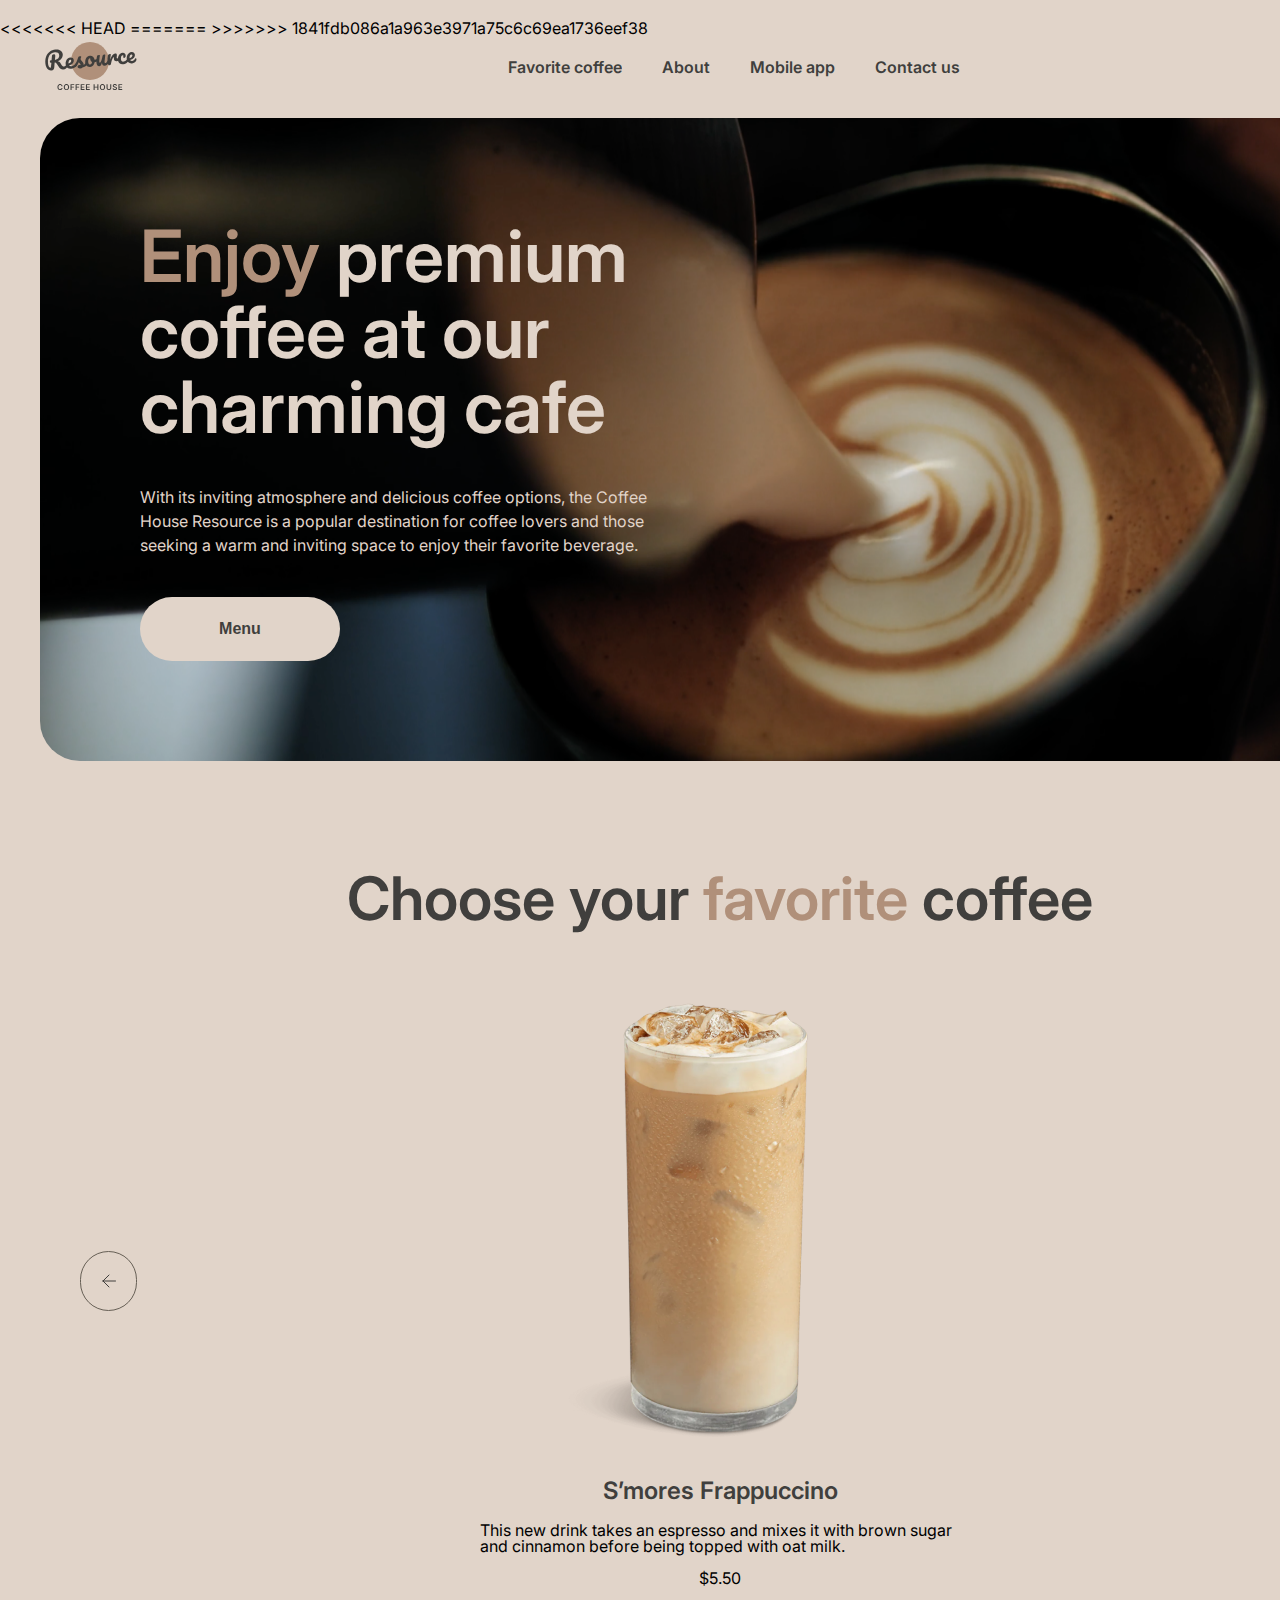
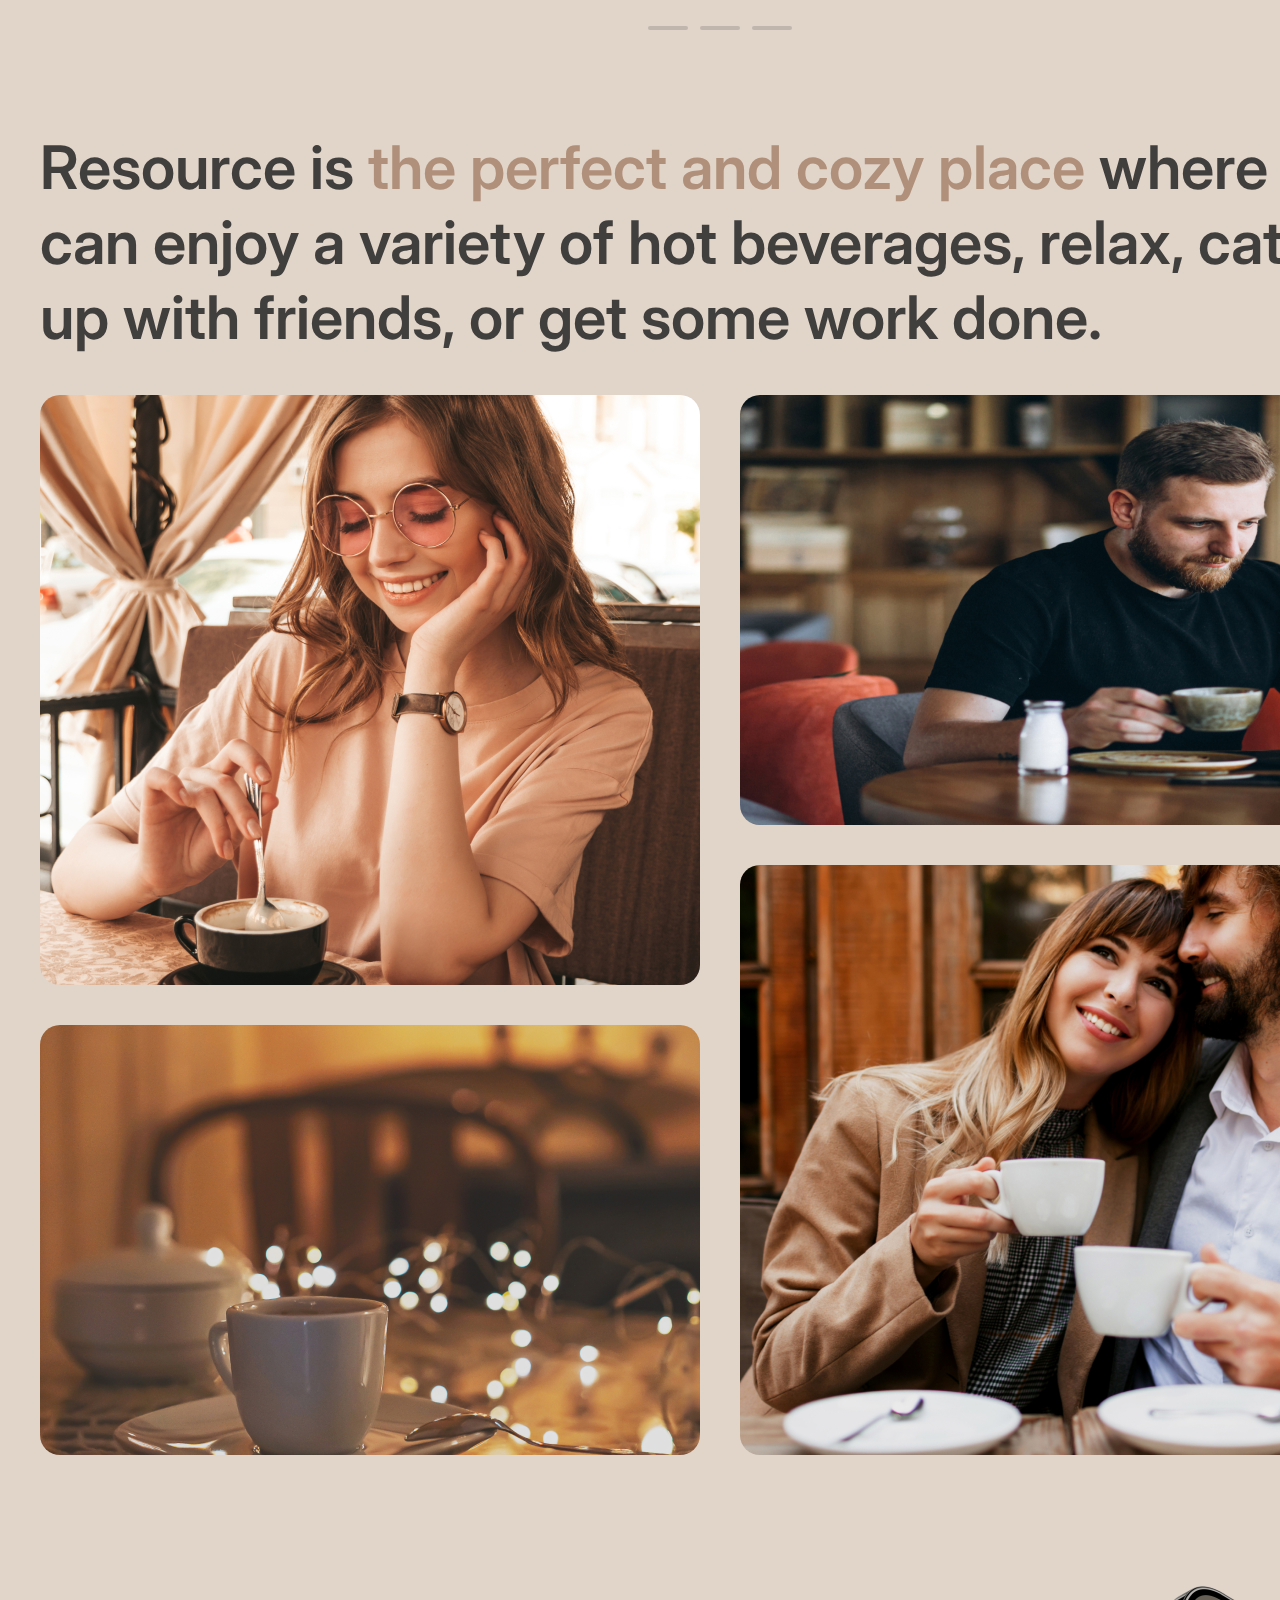
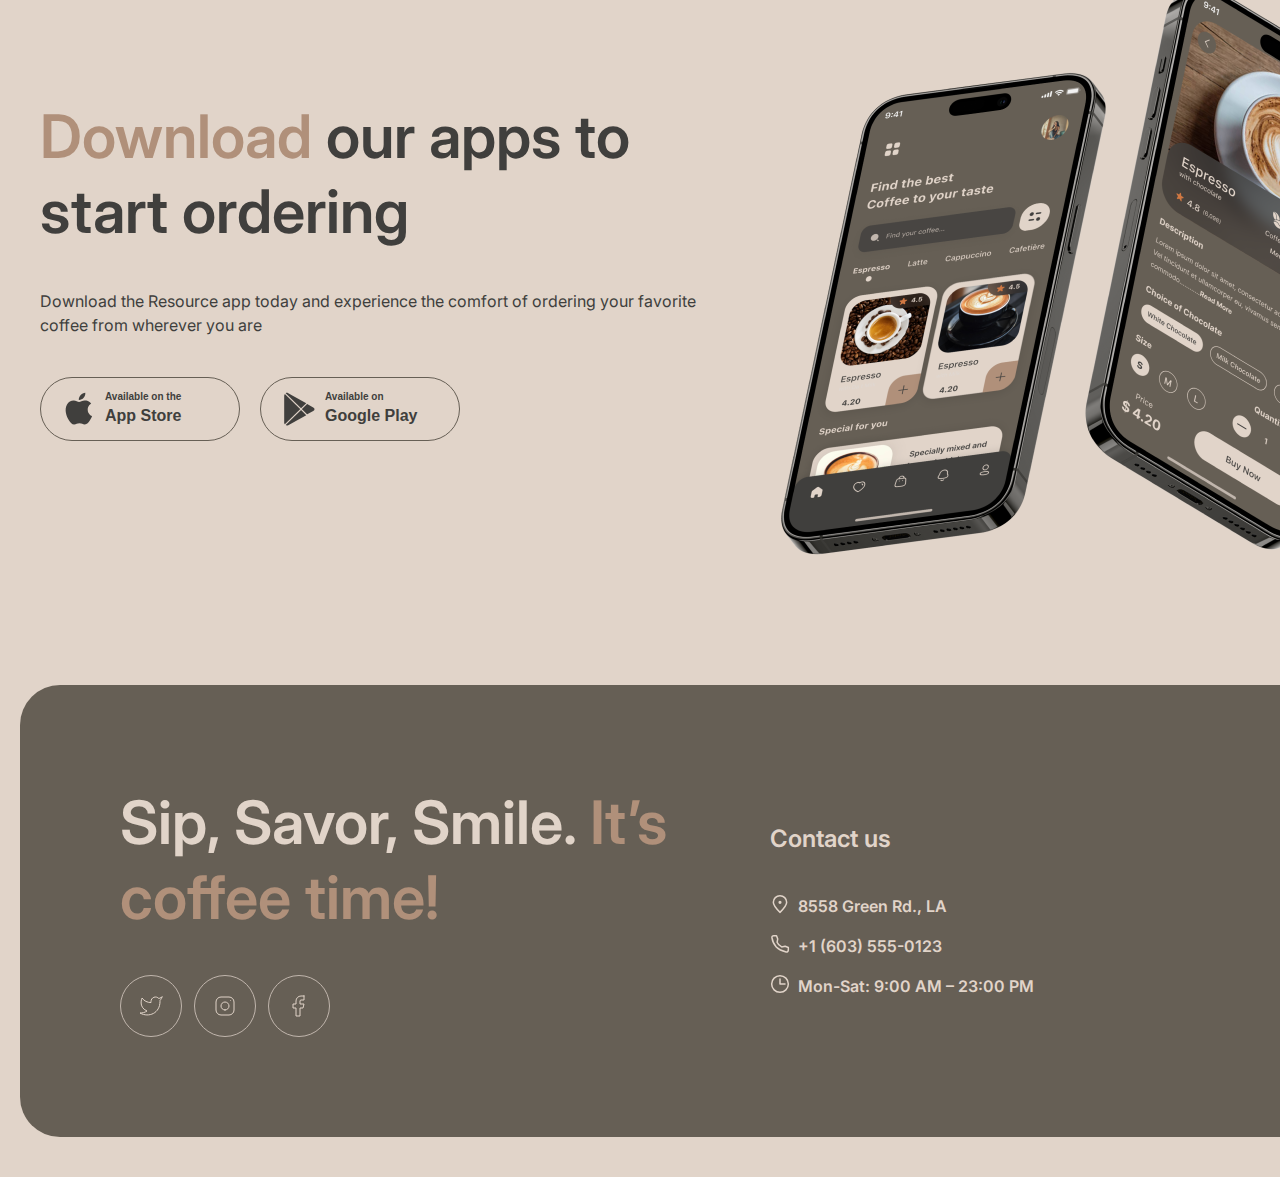
<file: index.html>
<!DOCTYPE html>
<html lang="en">
  <head>
    <meta charset="UTF-8" />
    <meta name="viewport" content="width=device-width, initial-scale=1.0" />
    <title>Coffee-House</title>

    <link rel="preconnect" href="https://fonts.googleapis.com" />
    <link rel="preconnect" href="https://fonts.gstatic.com" crossorigin />
    <link
      href="https://fonts.googleapis.com/css2?family=Inter:wght@400;600&display=swap"
      rel="stylesheet"
    />

<<<<<<< HEAD
    <link rel="stylesheet" href="style.css" />
=======
    <link rel="stylesheet" href="./style.css" />
>>>>>>> 1841fdb086a1a963e3971a75c6c69ea1736eef38
  </head>
  <body>
    <header>
      <div class="container">
        <div class="header-menu">
          <a href="index.html"><img class="logo" src="svg/logo.svg" alt="" /></a>
          <div class="nav">
            <nav>
              <ul class="menu">
                <li>
                  <a class="menu_link" href="#Favorite-coffee"
                    >Favorite coffee</a
                  >
                </li>
                <li><a class="menu_link" href="#About">About</a></li>
                <li><a class="menu_link" href="#Mobile-app">Mobile app</a></li>
                <li><a class="menu_link" href="#footer">Contact us</a></li>
              </ul>
            </nav>
          </div>
          <div class="coffee-menu">
            <div class="menu_link">
              <a href="menu-coffee.html">Menu</a>
              <svg
                xmlns="http://www.w3.org/2000/svg"
                width="20"
                height="20"
                viewBox="0 0 20 20"
                fill="none"
              >
                <path
                  d="M14.166 9.76667V11.6667C14.166 14.8883 11.5543 17.5 8.33268 17.5C5.11102 17.5 2.49935 14.8883 2.49935 11.6667V9.76667C2.49935 9.4353 2.76798 9.16667 3.09935 9.16667H13.566C13.8974 9.16667 14.166 9.4353 14.166 9.76667Z"
                  stroke="#403F3D"
                  stroke-width="1.5"
                  stroke-linecap="round"
                  stroke-linejoin="round"
                />
                <path
                  d="M9.99935 7.49996C9.99935 6.66663 10.5946 5.83329 11.7851 5.83329V5.83329C13.1 5.83329 14.166 4.7673 14.166 3.45234V2.91663"
                  stroke="#403F3D"
                  stroke-width="1.5"
                  stroke-linecap="round"
                  stroke-linejoin="round"
                />
                <path
                  d="M6.66732 7.5V7.08333C6.66732 5.70262 7.78661 4.58333 9.16732 4.58333V4.58333C10.0878 4.58333 10.834 3.83714 10.834 2.91667V2.5"
                  stroke="#403F3D"
                  stroke-width="1.5"
                  stroke-linecap="round"
                  stroke-linejoin="round"
                />
                <path
                  d="M13.334 9.16663H15.4173C16.5679 9.16663 17.5007 10.0994 17.5007 11.25C17.5007 12.4006 16.5679 13.3333 15.4173 13.3333H14.1673"
                  stroke="#403F3D"
                  stroke-width="1.5"
                  stroke-linecap="round"
                  stroke-linejoin="round"
                />
              </svg>
            </div>
          </div>
        </div>
      </div>
      <div class="hero">
        <div class="hero-container">
          <div class="offer">
            <h1 class="main-title">
              <span class="bolt">Enjoy</span> premium coffee at our charming
              cafe
            </h1>
            <p class="text-medium0">
              With its inviting atmosphere and delicious coffee options, the
              Coffee House Resource is a popular destination for coffee lovers
              and those seeking a warm and inviting space to enjoy their
              favorite beverage.
            </p>
            <button class="button-primary">
              <a id="a" href="menu-coffee.html">Menu</a>
              <svg
                xmlns="http://www.w3.org/2000/svg"
                width="20"
                height="20"
                viewBox="0 0 20 20"
                fill="none"
              >
                <path
                  d="M14.167 9.76667V11.6667C14.167 14.8883 11.5553 17.5 8.33366 17.5C5.112 17.5 2.50033 14.8883 2.50033 11.6667V9.76667C2.50033 9.4353 2.76896 9.16667 3.10033 9.16667H13.567C13.8984 9.16667 14.167 9.4353 14.167 9.76667Z"
                  stroke="#403F3D"
                  stroke-width="1.5"
                  stroke-linecap="round"
                  stroke-linejoin="round"
                />
                <path
                  d="M10.0003 7.50008C10.0003 6.66675 10.5956 5.83341 11.786 5.83341V5.83341C13.101 5.83341 14.167 4.76743 14.167 3.45246V2.91675"
                  stroke="#403F3D"
                  stroke-width="1.5"
                  stroke-linecap="round"
                  stroke-linejoin="round"
                />
                <path
                  d="M6.66634 7.5V7.08333C6.66634 5.70262 7.78563 4.58333 9.16634 4.58333V4.58333C10.0868 4.58333 10.833 3.83714 10.833 2.91667V2.5"
                  stroke="#403F3D"
                  stroke-width="1.5"
                  stroke-linecap="round"
                  stroke-linejoin="round"
                />
                <path
                  d="M13.333 9.16675H15.4163C16.5669 9.16675 17.4997 10.0995 17.4997 11.2501C17.4997 12.4007 16.5669 13.3334 15.4163 13.3334H14.1663"
                  stroke="#403F3D"
                  stroke-width="1.5"
                  stroke-linecap="round"
                  stroke-linejoin="round"
                />
              </svg>
            </button>
          </div>
        </div>
      </div>
    </header>
    <main>
      <section id="Favorite-coffee" class="favorite-coffee">
        <div class="container">
          <h2>Choose your <span class="bolt">favorite</span> coffee</h2>
          <div class="container-slider">
            <button class="icon-button">
              <svg
                xmlns="http://www.w3.org/2000/svg"
                width="24"
                height="24"
                viewBox="0 0 24 24"
                fill="none"
              >
                <path
                  d="M18.5 12H6M6 12L12 6M6 12L12 18"
                  stroke="#403F3D"
                  stroke-linecap="round"
                  stroke-linejoin="round"
                />
              </svg>
            </button>
            <div class="slider">
              <div class="content">
                <img src="img/coffee-slider-1.png" alt="" />
                <div class="description0">
                  <h3 class="text-heading3">S’mores Frappuccino</h3>
                  <p class="text-medium">
                    This new drink takes an espresso and mixes it with brown
                    sugar and cinnamon before being topped with oat milk.
                  </p>
                  <p>$5.50</p>
                </div>
              </div>
            </div>
            <button class="icon-button">
              <svg
                xmlns="http://www.w3.org/2000/svg"
                width="24"
                height="24"
                viewBox="0 0 24 24"
                fill="none"
              >
                <path
                  d="M6 12H18.5M18.5 12L12.5 6M18.5 12L12.5 18"
                  stroke="#403F3D"
                  stroke-linecap="round"
                  stroke-linejoin="round"
                />
              </svg>
            </button>
          </div>
        </div>
        <div class="controls">
          <button class="control"></button>
          <button class="control"></button>
          <button class="control"></button>
        </div>
      </section>
      <section id="About" class="about">
        <div class="container">
          <h2>
            Resource is
            <span class="bolt">the perfect and cozy place</span> where you can
            enjoy a variety of hot beverages, relax, catch up with friends, or
            get some work done.
          </h2>
          <div class="images">
            <div class="column">
              <img class="img-about" src="img/about/about-1.png" alt="" />
              <img class="img-about" src="img/about/about-2.png" alt="" />
            </div>
            <div class="column">
              <img
                height="430"
                width="660"
                class="img-about"
                src="img/about/about-3.png"
                alt=""
              />
              <img class="img-about" src="img/about/about-4.png" alt="" />
            </div>
          </div>
        </div>
      </section>
      <section id="Mobile-app" class="mobile-app">
        <div class="container1">
          <div class="offer1">
            <h2>
              <span class="bolt">Download</span> our apps to start ordering
            </h2>
            <p class="medium">
              Download the Resource app today and experience the comfort of
              ordering your favorite coffee from wherever you are
            </p>
            <div class="buttons">
              <button class="button-app-store">
                <svg
                  xmlns="http://www.w3.org/2000/svg"
                  width="36"
                  height="36"
                  viewBox="0 0 36 36"
                  fill="none"
                >
                  <path
                    d="M26.7073 18.6307C26.6704 14.6324 30.065 12.6872 30.2203 12.5966C28.2977 9.86366 25.3178 9.49026 24.2707 9.46048C21.7679 9.20369 19.3403 10.9206 18.0654 10.9206C16.765 10.9206 14.8017 9.48529 12.6858 9.52747C9.96293 9.56841 7.41566 11.1055 6.0186 13.4923C3.13542 18.359 5.28572 25.5108 8.04802 29.4446C9.42981 31.3712 11.0444 33.5223 13.1578 33.4466C15.2254 33.3635 15.9978 32.1614 18.4929 32.1614C20.9651 32.1614 21.6903 33.4466 23.8457 33.3983C26.0647 33.3635 27.4618 31.463 28.7952 29.519C30.392 27.3108 31.0333 25.1362 31.0588 25.0245C31.0066 25.0071 26.7493 23.4229 26.7073 18.6307Z"
                    fill="#403F3D"
                  />
                  <path
                    d="M22.6357 6.87268C23.7477 5.51675 24.5086 3.67205 24.2974 1.80005C22.6879 1.86952 20.675 2.88554 19.5159 4.21169C18.4903 5.38029 17.5742 7.29571 17.8109 9.097C19.6189 9.2285 21.4753 8.20752 22.6357 6.87268Z"
                    fill="#403F3D"
                  />
                </svg>
                <span class="text">
                  <span class="caption">Available on the</span>
                  <spawn class="link-button">App Store</spawn></span
                ></button
              ><button class="button-app-store">
                <svg
                  xmlns="http://www.w3.org/2000/svg"
                  width="36"
                  height="36"
                  viewBox="0 0 36 36"
                  fill="none"
                >
                  <path
                    d="M3.7558 3.20297C3.39335 3.57289 3.18359 4.14884 3.18359 4.89471V31.4994C3.18359 32.2453 3.39335 32.8212 3.7558 33.1911L3.84525 33.2723L19.1359 18.37V18.0181L3.84525 3.11575L3.7558 3.20297Z"
                    fill="#403F3D"
                  />
                  <path
                    d="M26.0776 23.34L20.9863 18.37V18.0181L26.0837 13.0482L26.1979 13.1128L32.2345 16.4617C33.9573 17.4121 33.9573 18.976 32.2345 19.9324L26.1979 23.2753L26.0776 23.34Z"
                    fill="#403F3D"
                  />
                  <path
                    d="M25.2733 24.2007L20.0617 19.1195L4.68164 34.1166C5.25384 34.7031 6.18695 34.7737 7.24807 34.1873L25.2733 24.2007Z"
                    fill="#403F3D"
                  />
                  <path
                    d="M25.2733 12.1876L7.24807 2.20103C6.18695 1.62058 5.25384 1.69125 4.68164 2.27772L20.0617 17.2688L25.2733 12.1876Z"
                    fill="#403F3D"
                  />
                </svg>
                <span class="text">
                  <span class="caption">Available on</span>
                  <spawn class="link-button">Google Play</spawn>
                </span>
              </button>
            </div>
          </div>
          <img src="img/mobile-screens.png" alt="" />
        </div>
      </section>
      <footer id="footer" class="contacts">
        <div class="container-footer">
          <div class="offer-cont">
            <h2 class="text-footer">
              Sip, Savor, Smile.
              <span class="text-footer-bolt">It’s coffee time!</span>
            </h2>
            <div class="socials">
              <a target="_blank" class="icon" href="">
                <svg
                  xmlns="http://www.w3.org/2000/svg"
                  width="24"
                  height="24"
                  viewBox="0 0 24 24"
                  fill="none"
                >
                  <path
                    d="M23 3.01006C23 3.01006 20.9821 4.20217 19.86 4.54006C19.2577 3.84757 18.4573 3.35675 17.567 3.13398C16.6767 2.91122 15.7395 2.96725 14.8821 3.29451C14.0247 3.62177 13.2884 4.20446 12.773 4.96377C12.2575 5.72309 11.9877 6.62239 12 7.54006V8.54006C10.2426 8.58562 8.50127 8.19587 6.93101 7.4055C5.36074 6.61513 4.01032 5.44869 3 4.01006C3 4.01006 -1 13.0101 8 17.0101C5.94053 18.408 3.48716 19.109 1 19.0101C10 24.0101 21 19.0101 21 7.51006C20.9991 7.23151 20.9723 6.95365 20.92 6.68006C21.9406 5.67355 23 3.01006 23 3.01006Z"
                    stroke="#E1D4C9"
                    stroke-linecap="round"
                    stroke-linejoin="round"
                  />
                </svg>
              </a>
              <a target="_blank" class="icon" href="">
                <svg
                  xmlns="http://www.w3.org/2000/svg"
                  width="24"
                  height="24"
                  viewBox="0 0 24 24"
                  fill="none"
                >
                  <path
                    d="M12 16C14.2091 16 16 14.2091 16 12C16 9.79086 14.2091 8 12 8C9.79086 8 8 9.79086 8 12C8 14.2091 9.79086 16 12 16Z"
                    stroke="#E1D4C9"
                    stroke-linecap="round"
                    stroke-linejoin="round"
                  />
                  <path
                    d="M3 16V8C3 5.23858 5.23858 3 8 3H16C18.7614 3 21 5.23858 21 8V16C21 18.7614 18.7614 21 16 21H8C5.23858 21 3 18.7614 3 16Z"
                    stroke="#E1D4C9"
                  />
                  <path
                    d="M17.5 6.51L17.51 6.49889"
                    stroke="#E1D4C9"
                    stroke-linecap="round"
                    stroke-linejoin="round"
                  />
                </svg>
              </a>
              <a target="_blank" class="icon" href="">
                <svg
                  xmlns="http://www.w3.org/2000/svg"
                  width="24"
                  height="24"
                  viewBox="0 0 24 24"
                  fill="none"
                >
                  <path
                    d="M17 2H14C12.6739 2 11.4021 2.52678 10.4645 3.46447C9.52678 4.40215 9 5.67392 9 7V10H6V14H9V22H13V14H16L17 10H13V7C13 6.73478 13.1054 6.48043 13.2929 6.29289C13.4804 6.10536 13.7348 6 14 6H17V2Z"
                    stroke="#E1D4C9"
                    stroke-linecap="round"
                    stroke-linejoin="round"
                  />
                </svg>
              </a>
            </div>
          </div>
          <div class="contacts-info">
            <h3 class="heading3">Contact us</h3>
            <div class="contacts-block">
              <div class="link-item">
                <div id="menu_link-footer" class="menu_link">
                  <svg
                    xmlns="http://www.w3.org/2000/svg"
                    width="20"
                    height="20"
                    viewBox="0 0 20 20"
                    fill="none"
                  >
                    <path
                      d="M16.6663 8.33329C16.6663 12.0152 9.99967 18.3333 9.99967 18.3333C9.99967 18.3333 3.33301 12.0152 3.33301 8.33329C3.33301 4.65139 6.31778 1.66663 9.99967 1.66663C13.6816 1.66663 16.6663 4.65139 16.6663 8.33329Z"
                      stroke="#E1D4C9"
                      stroke-width="1.5"
                    />
                    <path
                      d="M10.0003 9.16667C10.4606 9.16667 10.8337 8.79357 10.8337 8.33333C10.8337 7.8731 10.4606 7.5 10.0003 7.5C9.54009 7.5 9.16699 7.8731 9.16699 8.33333C9.16699 8.79357 9.54009 9.16667 10.0003 9.16667Z"
                      fill="#E1D4C9"
                      stroke="#E1D4C9"
                      stroke-width="1.5"
                      stroke-linecap="round"
                      stroke-linejoin="round"
                    />
                  </svg>
                  <a
                    class="link-button-footer"
                    href="https://www.google.com/maps/search/8558+Green+Rd.,++LA/@34.020479,-118.4117325,10z"
                  >
                    8558 Green Rd., LA
                  </a>
                </div>
              </div>
              <div class="link-item">
                <div id="menu_link-footer" class="menu_link">
                  <svg
                    xmlns="http://www.w3.org/2000/svg"
                    width="20"
                    height="20"
                    viewBox="0 0 20 20"
                    fill="none"
                  >
                    <path
                      d="M15.0984 12.2516L11.6665 12.9166C9.34845 11.7531 7.91654 10.4166 7.08321 8.33329L7.72483 4.89154L6.51197 1.66663L3.72946 1.66663C2.60191 1.66663 1.71466 2.59958 1.90108 3.71161C2.29888 6.08454 3.37231 10.0391 6.24987 12.9166C9.27338 15.9401 13.5661 17.3318 16.1378 17.9288C17.299 18.1983 18.3332 17.2908 18.3332 16.0988L18.3332 13.4843L15.0984 12.2516Z"
                      stroke="#E1D4C9"
                      stroke-width="1.5"
                      stroke-linecap="round"
                      stroke-linejoin="round"
                    />
                  </svg>
                  <a
                    class="link-button-footer"
                    href="tell:+1%20(603)%20555-0123"
                  >
                    +1 (603) 555-0123
                  </a>
                </div>
              </div>
              <div class="link">
                <svg
                  xmlns="http://www.w3.org/2000/svg"
                  width="20"
                  height="20"
                  viewBox="0 0 20 20"
                  fill="none"
                >
                  <g clip-path="url(#clip0_217_1736)">
                    <path
                      d="M10 5L10 10L15 10"
                      stroke="#E1D4C9"
                      stroke-width="1.5"
                      stroke-linecap="round"
                      stroke-linejoin="round"
                    />
                    <path
                      d="M10.0003 18.3333C14.6027 18.3333 18.3337 14.6023 18.3337 9.99996C18.3337 5.39759 14.6027 1.66663 10.0003 1.66663C5.39795 1.66663 1.66699 5.39759 1.66699 9.99996C1.66699 14.6023 5.39795 18.3333 10.0003 18.3333Z"
                      stroke="#E1D4C9"
                      stroke-width="1.5"
                      stroke-linecap="round"
                      stroke-linejoin="round"
                    />
                  </g>
                  <defs>
                    <clipPath id="clip0_217_1736">
                      <rect width="20" height="20" fill="white" />
                    </clipPath>
                  </defs>
                </svg>
                <p class="link-button-footer">Mon-Sat: 9:00 AM – 23:00 PM</p>
              </div>
            </div>
          </div>
        </div>
      </footer>
    </main>
  </body>
</html>
</file>
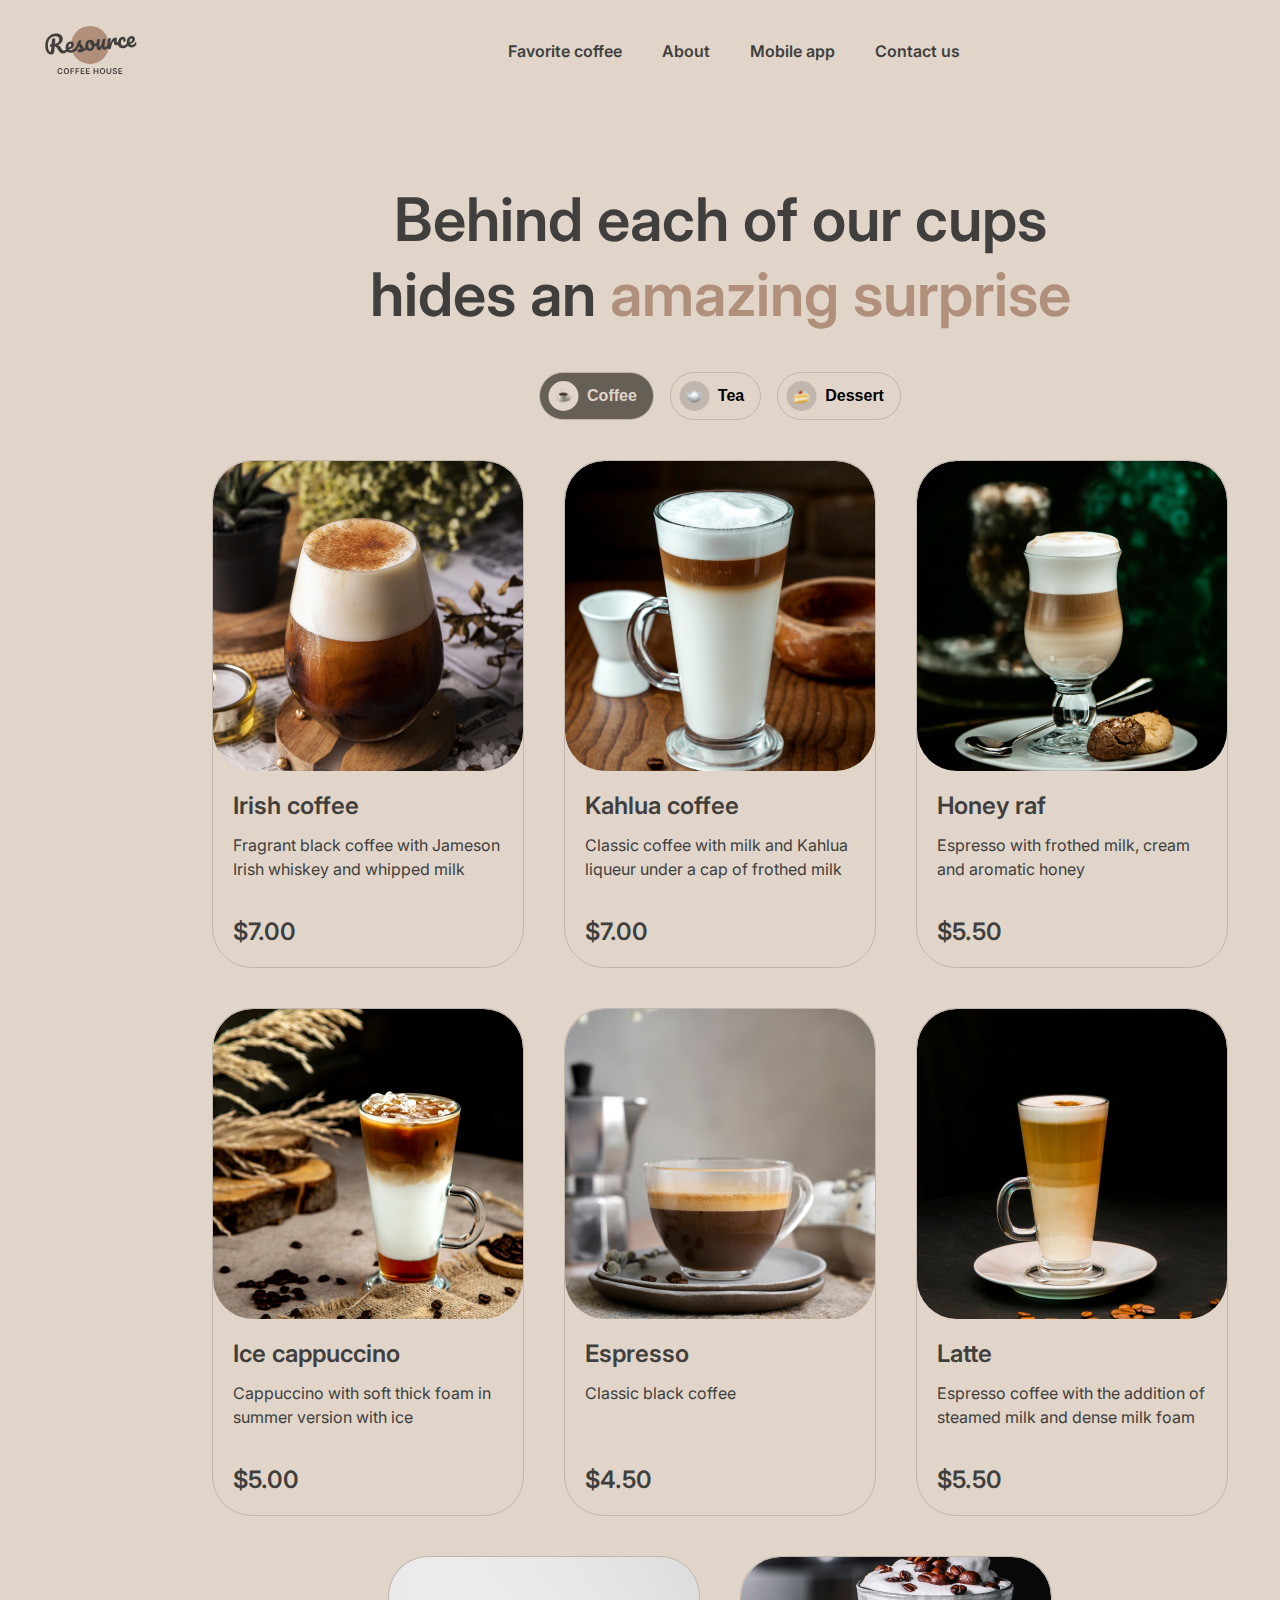
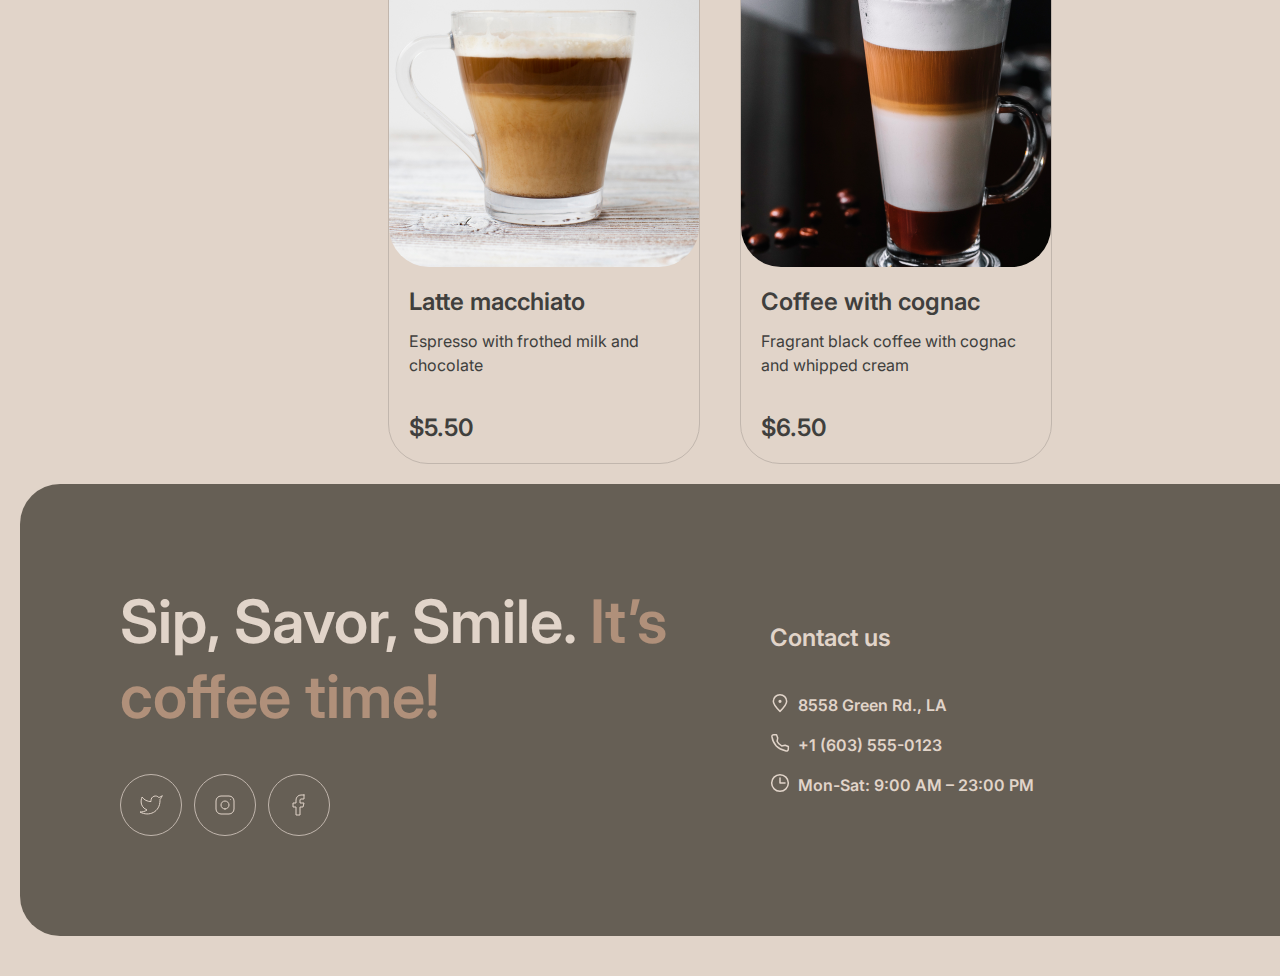
<file: menu-coffee.html>
<!DOCTYPE html>
<html lang="en">
  <head>
    <meta charset="UTF-8" />
    <meta name="viewport" content="width=device-width, initial-scale=1.0" />
    <title>Coffee-House</title>

    <link rel="preconnect" href="https://fonts.googleapis.com" />
    <link rel="preconnect" href="https://fonts.gstatic.com" crossorigin />
    <link
      href="https://fonts.googleapis.com/css2?family=Inter:wght@400;600&display=swap"
      rel="stylesheet"
    />

    <link rel="stylesheet" href="style.css" />
  </head>
  <body>
    <header>
      <div class="container">
        <div class="header-menu">
          <a href="index.html"
            ><img class="logo" src="svg/logo.svg" alt=""
          /></a>
          <div class="nav">
            <nav>
              <ul class="menu">
                <li>
                  <a class="menu_link" href="#Favorite-coffee"
                    >Favorite coffee</a
                  >
                </li>
                <li><a class="menu_link" href="#About">About</a></li>
                <li><a class="menu_link" href="#Mobile-app">Mobile app</a></li>
                <li><a class="menu_link" href="#footer">Contact us</a></li>
              </ul>
            </nav>
          </div>
          <div class="coffee-menu">
            <div id="menu_link" class="menu_link">
              <a id="a" href="menu-coffee.html" class="menu_link">Menu</a>
              <svg
                xmlns="http://www.w3.org/2000/svg"
                width="20"
                height="20"
                viewBox="0 0 20 20"
                fill="none"
              >
                <path
                  d="M14.166 9.76667V11.6667C14.166 14.8883 11.5543 17.5 8.33268 17.5C5.11102 17.5 2.49935 14.8883 2.49935 11.6667V9.76667C2.49935 9.4353 2.76798 9.16667 3.09935 9.16667H13.566C13.8974 9.16667 14.166 9.4353 14.166 9.76667Z"
                  stroke="#403F3D"
                  stroke-width="1.5"
                  stroke-linecap="round"
                  stroke-linejoin="round"
                />
                <path
                  d="M9.99935 7.49996C9.99935 6.66663 10.5946 5.83329 11.7851 5.83329V5.83329C13.1 5.83329 14.166 4.7673 14.166 3.45234V2.91663"
                  stroke="#403F3D"
                  stroke-width="1.5"
                  stroke-linecap="round"
                  stroke-linejoin="round"
                />
                <path
                  d="M6.66732 7.5V7.08333C6.66732 5.70262 7.78661 4.58333 9.16732 4.58333V4.58333C10.0878 4.58333 10.834 3.83714 10.834 2.91667V2.5"
                  stroke="#403F3D"
                  stroke-width="1.5"
                  stroke-linecap="round"
                  stroke-linejoin="round"
                />
                <path
                  d="M13.334 9.16663H15.4173C16.5679 9.16663 17.5007 10.0994 17.5007 11.25C17.5007 12.4006 16.5679 13.3333 15.4173 13.3333H14.1673"
                  stroke="#403F3D"
                  stroke-width="1.5"
                  stroke-linecap="round"
                  stroke-linejoin="round"
                />
              </svg>
            </div>
          </div>
        </div>
      </div>
    </header>
    <main class="main">
      <section class="menu-coffee">
        <div class="menu-container">
          <div class="offer-menu">
            <h2 id="main-title">
              Behind each of our cups hides an
              <span class="bolt">amazing surprise</span>
            </h2>
            <div class="tabs">
              <button id="tabs-btn" class="tabs-btn">
                <svg
                  width="31"
                  height="30"
                  viewBox="0 0 31 30"
                  fill="none"
                  xmlns="http://www.w3.org/2000/svg"
                  xmlns:xlink="http://www.w3.org/1999/xlink"
                >
                  <rect x="0.5" width="30" height="30" rx="15" fill="#e1d4c9" />
                  <path
                    d="M7.5 23.12H23.5V7.12H7.5V23.12Z"
                    fill="url(#pattern0)"
                  />
                  <defs>
                    <pattern
                      id="pattern0"
                      patternContentUnits="objectBoundingBox"
                      width="1"
                      height="1"
                    >
                      <use
                        xlink:href="#image0_20338_2389"
                        transform="scale(0.015625)"
                      />
                    </pattern>
                    <image
                      id="image0_20338_2389"
                      width="64"
                      height="64"
                      xlink:href="[data-uri]"
                    />
                  </defs>
                </svg>
                <span class="link-button">Coffee</span></button
              ><button class="tabs-btn">
                <svg
                  width="31"
                  height="30"
                  viewBox="0 0 31 30"
                  fill="none"
                  xmlns="http://www.w3.org/2000/svg"
                  xmlns:xlink="http://www.w3.org/1999/xlink"
                >
                  <rect x="0.5" width="30" height="30" rx="15" fill="#C1B6AD" />
                  <path
                    d="M7.5 23.12H23.5V7.12H7.5V23.12Z"
                    fill="url(#pattern5)"
                  />
                  <defs>
                    <pattern
                      id="pattern5"
                      patternContentUnits="objectBoundingBox"
                      width="1"
                      height="1"
                    >
                      <use
                        xlink:href="#image0_20338_2771"
                        transform="scale(0.015625)"
                      />
                    </pattern>
                    <image
                      id="image0_20338_2771"
                      width="64"
                      height="64"
                      xlink:href="[data-uri]"
                    />
                  </defs>
                </svg>
                <span class="link-button"> Tea</span></button
              ><button class="tabs-btn">
                <svg
                  width="31"
                  height="30"
                  viewBox="0 0 31 30"
                  fill="none"
                  xmlns="http://www.w3.org/2000/svg"
                  xmlns:xlink="http://www.w3.org/1999/xlink"
                >
                  <rect x="0.5" width="30" height="30" rx="15" fill="#C1B6AD" />
                  <path
                    d="M7.5 23.12H23.5V7.12H7.5V23.12Z"
                    fill="url(#pattern3)"
                  />
                  <defs>
                    <pattern
                      id="pattern3"
                      patternContentUnits="objectBoundingBox"
                      width="1"
                      height="1"
                    >
                      <use
                        xlink:href="#image0_20338_2379"
                        transform="scale(0.015625)"
                      />
                    </pattern>
                    <image
                      id="image0_20338_2379"
                      width="64"
                      height="64"
                      xlink:href="[data-uri]"
                    />
                  </defs>
                </svg>
                <span class="link-button">Dessert</span>
              </button>
            </div>
          </div>
          <div class="grid">
            <div class="preview">
              <img class="box" src="png-menu-coffee/coffee-1.png" alt="" />
              <div class="description">
                <div class="title">
                  <h3 class="heading3-coffee">Irish coffee</h3>
                  <p class="medium">
                    Fragrant black coffee with Jameson Irish whiskey and whipped
                    milk
                  </p>
                </div>
                <h3 class="heading3-coffee">$7.00</h3>
              </div>
            </div>
            <div class="preview">
              <img class="box" src="png-menu-coffee/coffee-2.png" alt="" />
              <div class="description">
                <div class="title">
                  <h3 class="heading3-coffee">Kahlua coffee</h3>
                  <p class="medium">
                    Classic coffee with milk and Kahlua liqueur under a cap of
                    frothed milk
                  </p>
                </div>
                <h3 class="heading3-coffee">$7.00</h3>
              </div>
            </div>
            <div class="preview">
              <img class="box" src="png-menu-coffee/coffee-3.png" alt="" />
              <div class="description">
                <div class="title">
                  <h3 class="heading3-coffee">Honey raf</h3>
                  <p class="medium">
                    Espresso with frothed milk, cream and aromatic honey
                  </p>
                </div>
                <h3 class="heading3-coffee">$5.50</h3>
              </div>
            </div>
            <div class="preview">
              <img class="box" src="png-menu-coffee/coffee-4.png" alt="" />
              <div class="description">
                <div class="title">
                  <h3 class="heading3-coffee">Ice cappuccino</h3>
                  <p class="medium">
                    Cappuccino with soft thick foam in summer version with ice
                  </p>
                </div>
                <h3 class="heading3-coffee">$5.00</h3>
              </div>
            </div>
            <div class="preview">
              <img class="box" src="png-menu-coffee/coffee-5.png" alt="" />
              <div class="description">
                <div class="title">
                  <h3 class="heading3-coffee">Espresso</h3>
                  <p class="medium">Classic black coffee</p>
                </div>
                <h3 class="heading3-coffee">$4.50</h3>
              </div>
            </div>
            <div class="preview">
              <img class="box" src="png-menu-coffee/coffee-6.png" alt="" />
              <div class="description">
                <div class="title">
                  <h3 class="heading3-coffee">Latte</h3>
                  <p class="medium">
                    Espresso coffee with the addition of steamed milk and dense
                    milk foam
                  </p>
                </div>
                <h3 class="heading3-coffee">$5.50</h3>
              </div>
            </div>
            <div class="preview">
              <img class="box" src="png-menu-coffee/coffee-7.png" alt="" />
              <div class="description">
                <div class="title">
                  <h3 class="heading3-coffee">Latte macchiato</h3>
                  <p class="medium">Espresso with frothed milk and chocolate</p>
                </div>
                <h3 class="heading3-coffee">$5.50</h3>
              </div>
            </div>
            <div class="preview">
              <img class="box" src="png-menu-coffee/coffee-8.png" alt="" />
              <div class="description">
                <div class="title">
                  <h3 class="heading3-coffee">Coffee with cognac</h3>
                  <p class="medium">
                    Fragrant black coffee with cognac and whipped cream
                  </p>
                </div>
                <h3 class="heading3-coffee">$6.50</h3>
              </div>
            </div>
          </div>
        </div>
      </section>
      <footer id="footer" class="contacts">
        <div class="container-footer">
          <div class="offer-cont">
            <h2 class="text-footer">
              Sip, Savor, Smile.
              <span class="text-footer-bolt">It’s coffee time!</span>
            </h2>
            <div class="socials">
              <a target="_blank" class="icon" href="">
                <svg
                  xmlns="http://www.w3.org/2000/svg"
                  width="24"
                  height="24"
                  viewBox="0 0 24 24"
                  fill="none"
                >
                  <path
                    d="M23 3.01006C23 3.01006 20.9821 4.20217 19.86 4.54006C19.2577 3.84757 18.4573 3.35675 17.567 3.13398C16.6767 2.91122 15.7395 2.96725 14.8821 3.29451C14.0247 3.62177 13.2884 4.20446 12.773 4.96377C12.2575 5.72309 11.9877 6.62239 12 7.54006V8.54006C10.2426 8.58562 8.50127 8.19587 6.93101 7.4055C5.36074 6.61513 4.01032 5.44869 3 4.01006C3 4.01006 -1 13.0101 8 17.0101C5.94053 18.408 3.48716 19.109 1 19.0101C10 24.0101 21 19.0101 21 7.51006C20.9991 7.23151 20.9723 6.95365 20.92 6.68006C21.9406 5.67355 23 3.01006 23 3.01006Z"
                    stroke="#E1D4C9"
                    stroke-linecap="round"
                    stroke-linejoin="round"
                  />
                </svg>
              </a>
              <a target="_blank" class="icon" href="">
                <svg
                  xmlns="http://www.w3.org/2000/svg"
                  width="24"
                  height="24"
                  viewBox="0 0 24 24"
                  fill="none"
                >
                  <path
                    d="M12 16C14.2091 16 16 14.2091 16 12C16 9.79086 14.2091 8 12 8C9.79086 8 8 9.79086 8 12C8 14.2091 9.79086 16 12 16Z"
                    stroke="#E1D4C9"
                    stroke-linecap="round"
                    stroke-linejoin="round"
                  />
                  <path
                    d="M3 16V8C3 5.23858 5.23858 3 8 3H16C18.7614 3 21 5.23858 21 8V16C21 18.7614 18.7614 21 16 21H8C5.23858 21 3 18.7614 3 16Z"
                    stroke="#E1D4C9"
                  />
                  <path
                    d="M17.5 6.51L17.51 6.49889"
                    stroke="#E1D4C9"
                    stroke-linecap="round"
                    stroke-linejoin="round"
                  />
                </svg>
              </a>
              <a target="_blank" class="icon" href="">
                <svg
                  xmlns="http://www.w3.org/2000/svg"
                  width="24"
                  height="24"
                  viewBox="0 0 24 24"
                  fill="none"
                >
                  <path
                    d="M17 2H14C12.6739 2 11.4021 2.52678 10.4645 3.46447C9.52678 4.40215 9 5.67392 9 7V10H6V14H9V22H13V14H16L17 10H13V7C13 6.73478 13.1054 6.48043 13.2929 6.29289C13.4804 6.10536 13.7348 6 14 6H17V2Z"
                    stroke="#E1D4C9"
                    stroke-linecap="round"
                    stroke-linejoin="round"
                  />
                </svg>
              </a>
            </div>
          </div>
          <div class="contacts-info">
            <h3 class="heading3">Contact us</h3>
            <div class="contacts-block">
              <div class="link-item">
                <div id="menu_link-footer" class="menu_link">
                  <svg
                    xmlns="http://www.w3.org/2000/svg"
                    width="20"
                    height="20"
                    viewBox="0 0 20 20"
                    fill="none"
                  >
                    <path
                      d="M16.6663 8.33329C16.6663 12.0152 9.99967 18.3333 9.99967 18.3333C9.99967 18.3333 3.33301 12.0152 3.33301 8.33329C3.33301 4.65139 6.31778 1.66663 9.99967 1.66663C13.6816 1.66663 16.6663 4.65139 16.6663 8.33329Z"
                      stroke="#E1D4C9"
                      stroke-width="1.5"
                    />
                    <path
                      d="M10.0003 9.16667C10.4606 9.16667 10.8337 8.79357 10.8337 8.33333C10.8337 7.8731 10.4606 7.5 10.0003 7.5C9.54009 7.5 9.16699 7.8731 9.16699 8.33333C9.16699 8.79357 9.54009 9.16667 10.0003 9.16667Z"
                      fill="#E1D4C9"
                      stroke="#E1D4C9"
                      stroke-width="1.5"
                      stroke-linecap="round"
                      stroke-linejoin="round"
                    />
                  </svg>
                  <a
                    class="link-button-footer"
                    href="https://www.google.com/maps/search/8558+Green+Rd.,++LA/@34.020479,-118.4117325,10z"
                  >
                    8558 Green Rd., LA
                  </a>
                </div>
              </div>
              <div class="link-item">
                <div id="menu_link-footer" class="menu_link">
                  <svg
                    xmlns="http://www.w3.org/2000/svg"
                    width="20"
                    height="20"
                    viewBox="0 0 20 20"
                    fill="none"
                  >
                    <path
                      d="M15.0984 12.2516L11.6665 12.9166C9.34845 11.7531 7.91654 10.4166 7.08321 8.33329L7.72483 4.89154L6.51197 1.66663L3.72946 1.66663C2.60191 1.66663 1.71466 2.59958 1.90108 3.71161C2.29888 6.08454 3.37231 10.0391 6.24987 12.9166C9.27338 15.9401 13.5661 17.3318 16.1378 17.9288C17.299 18.1983 18.3332 17.2908 18.3332 16.0988L18.3332 13.4843L15.0984 12.2516Z"
                      stroke="#E1D4C9"
                      stroke-width="1.5"
                      stroke-linecap="round"
                      stroke-linejoin="round"
                    />
                  </svg>
                  <a
                    class="link-button-footer"
                    href="tell:+1%20(603)%20555-0123"
                  >
                    +1 (603) 555-0123
                  </a>
                </div>
              </div>
              <div class="link">
                <svg
                  xmlns="http://www.w3.org/2000/svg"
                  width="20"
                  height="20"
                  viewBox="0 0 20 20"
                  fill="none"
                >
                  <g clip-path="url(#clip0_217_1736)">
                    <path
                      d="M10 5L10 10L15 10"
                      stroke="#E1D4C9"
                      stroke-width="1.5"
                      stroke-linecap="round"
                      stroke-linejoin="round"
                    />
                    <path
                      d="M10.0003 18.3333C14.6027 18.3333 18.3337 14.6023 18.3337 9.99996C18.3337 5.39759 14.6027 1.66663 10.0003 1.66663C5.39795 1.66663 1.66699 5.39759 1.66699 9.99996C1.66699 14.6023 5.39795 18.3333 10.0003 18.3333Z"
                      stroke="#E1D4C9"
                      stroke-width="1.5"
                      stroke-linecap="round"
                      stroke-linejoin="round"
                    />
                  </g>
                  <defs>
                    <clipPath id="clip0_217_1736">
                      <rect width="20" height="20" fill="white" />
                    </clipPath>
                  </defs>
                </svg>
                <p class="link-button-footer">Mon-Sat: 9:00 AM – 23:00 PM</p>
              </div>
            </div>
          </div>
        </div>
      </footer>
    </main>
  </body>
</html>
</file>
<file: style.css>
html,
body,
div,
span,
applet,
object,
iframe,
h1,
h2,
h3,
h4,
h5,
h6,
p,
blockquote,
pre,
a,
abbr,
acronym,
address,
big,
cite,
code,
del,
dfn,
em,
img,
ins,
kbd,
q,
s,
samp,
small,
strike,
strong,
sub,
sup,
tt,
var,
b,
u,
i,
center,
dl,
dt,
dd,
ol,
ul,
li,
fieldset,
form,
label,
legend,
table,
caption,
tbody,
tfoot,
thead,
tr,
th,
td,
article,
aside,
canvas,
details,
embed,
figure,
figcaption,
footer,
header,
hgroup,
menu,
nav,
output,
ruby,
section,
summary,
time,
mark,
audio,
video {
  margin: 0;
  padding: 0;
  border: 0;
  font-size: 100%;
  font: inherit;
  vertical-align: baseline;
}
/* HTML5 display-role reset for older browsers */
article,
aside,
details,
figcaption,
figure,
footer,
header,
hgroup,
menu,
nav,
section {
  display: block;
}
body {
  line-height: 1;
}
ol,
ul {
  list-style: none;
}
blockquote,
q {
  quotes: none;
}
blockquote:before,
blockquote:after,
q:before,
q:after {
  content: "";
  content: none;
}
table {
  border-collapse: collapse;
  border-spacing: 0;
}
/* ------- */
html {
  scroll-behavior: smooth;
}
body {
  width: 1440px;
  padding: 20px 0px 40px 0px;
  margin: 0 auto;
  background: var(--background-body, #e1d4c9);
  font-family: Inter;
  /* border: 1px solid var(--border-light, #403f3d); */
  gap: 100px;
}
ul {
  list-style: none;
  margin: 0;
}
a {
  text-decoration: none;
  color: inherit;
}
/* a:hover {
  text-decoration: underline;
} */
header {
  display: flex;
  flex-direction: column;
  align-items: center;
  gap: 20px;
  align-self: stretch;
  margin-bottom: 100px;
}
.container {
  display: flex;
  padding: 0px 40px;
  flex-direction: column;
  justify-content: center;
  align-items: center;
  align-self: stretch;
  gap: 40px;
}
.header-menu {
  display: flex;
  max-width: 1360px;
  justify-content: space-between;
  align-items: center;
  align-self: stretch;
}
.logo {
  cursor: pointer;
}
.nav {
  display: flex;
  justify-content: space-between;
  align-items: center;
}
.menu {
  display: flex;
  align-items: center;
  justify-content: center;
  gap: 40px;
  flex: 1 0 0;
  align-self: stretch;
}
.menu_link {
  display: flex;
  justify-content: center;
  align-items: flex-start;
  gap: 8px;
  color: var(--text-dark, #403f3d);
  font-size: 16px;
  font-weight: 600;
  line-height: 150%; /* 24px */
  position: relative;
  overflow: hidden; /* Скрыть части псевдоэлемента, выходящие за границы */
}
.menu_link::after {
  content: "";
  display: block;
  width: 0; /* Начальная ширина линии */
  height: 2px;
  background: #403f3d;
  position: absolute;
  bottom: 0;
  left: 50%; /* Разместить линию по центру */
  transform: translateX(-50%); /* Центрировать линию относительно текста */
  transition: width 1s ease; /* Плавное изменение ширины линии */
}
.menu_link:hover::after {
  width: 100%; /* Увеличение ширины линии при наведении мыши */
}
#menu_link:after {
  width: 100%; /* Увеличение ширины линии при наведении мыши */
}
#menu_link-footer:after {
  background: #e1d4c9;
}
.coffee-menu {
  display: flex;
  height: 28px;
  justify-content: flex-end;
  align-items: center;
  cursor: pointer;
}
.coffee-menu:hover .line {
  display: block;
}
.hero {
  display: flex;
  padding: 0px 40px;
  flex-direction: column;
  align-items: center;
  align-self: stretch;
}
.hero-container {
  display: flex;
  padding: 0px 40px;
  flex-direction: column;
  align-items: center;
  align-self: stretch;
  max-width: 1360px;
  padding: 100px;
  align-items: flex-start;
  border-radius: 40px;
  background: url(/img/img-hero.png), lightgray 50% / cover no-repeat;
}
.offer {
  display: flex;
  width: 530px;
  flex-direction: column;
  justify-content: center;
  align-items: flex-start;
  gap: 40px;
}
.main-title {
  color: var(--text-light, #e1d4c9);
  font-size: 72px;
  font-weight: 600;
  line-height: 105%;
}
.bolt {
  color: var(--text-accent, #b0907a);
}
.text-medium0 {
  color: var(--text-light, #e1d4c9);

  font-size: 16px;
  font-weight: 400;
  line-height: 150%; /* 24px */
}
.button-primary {
  display: flex;
  width: 200px;
  padding: 20px 78px;
  justify-content: center;
  align-items: center;
  gap: 8px;
  cursor: pointer;
  border: none;
  border-radius: 100px;
  background: var(--background-body, #e1d4c9);
  color: var(--text-dark, #403f3d);
  text-align: center;

  font-size: 16px;
  font-weight: 600;
  line-height: 150%; /* 24px */
  position: relative;
}
.button-primary svg {
  position: absolute;
  right: 54px; /* Расстояние от текста до иконки */
  opacity: 0;
  transition: opacity 1s ease;
}
.button-primary:hover svg {
  opacity: 1;
}
/* favorite-coffee */
.favorite-coffee {
  display: flex;
  padding: 0px 40px;
  flex-direction: column;
  align-items: center;
  align-self: stretch;
  margin-bottom: 100px;
}
h2 {
  color: var(--text-dark, #403f3d);
  font-size: 60px;
  font-weight: 600;
  line-height: 125%; /* 75px */
}
.container-slider {
  display: flex;
  justify-content: space-between;
  align-items: center;
  gap: 40px;
  align-self: stretch;
}
.slider {
  display: flex;
  width: 1152px;
  min-width: 480px;
  max-width: 1162px;
  flex-direction: column;
  align-items: center;
}
.icon-button {
  display: flex;
  width: 60px;
  height: 60px;
  justify-content: center;
  align-items: center;
  border-radius: 100px;
  border: 1px solid var(--border-dark, #665f55);
  background: var(--background-container, #e1d4c9);
  cursor: pointer;
    transition: background-color 1s ease, color 1s ease; /* Добавлено */
}
.icon-button:hover {
  background: var(--background-container, #665f55);
}
.icon-button:hover svg path {
  stroke: #e1d4c9;
  transition: stroke 1s ease;
}
.content {
  display: flex;
  width: 480px;
  max-width: 480px;
  flex-direction: column;
  align-items: center;
  gap: 20px;
}
.description0 {
  display: flex;
  flex-direction: column;
  align-items: center;
  gap: 16px;
  align-self: stretch;
}
.text-heading3 {
  color: var(--text-dark, #403f3d);
  text-align: center;
  font-size: 24px;
  font-weight: 600;
  line-height: 125%; /* 30px */
}
.text-medium1 {
  color: var(--text-light, #403f3d);
  font-size: 16px;
  font-weight: 400;
  line-height: 150%; /* 24px */
}
.controls {
  margin-top: 40px;
  display: flex;
  align-items: flex-start;
  gap: 12px;
}
.control {
  width: 40px;
  height: 4px;
  border-radius: 100px;
  background: var(--border-dark, #c1b6ad);
  cursor: pointer;
  border: none;
}
.control:hover {
  background: #665f55;
}
/* about */
.about {
  display: flex;
  flex-direction: column;
  align-items: center;
  gap: 40px;
  align-self: stretch;
  margin-bottom: 100px;
}
.images {
  display: flex;
  max-width: 1360px;
  align-items: flex-start;
  gap: 40px;
  align-self: stretch;
}
.column {
  display: flex;
  flex-direction: column;
  align-items: flex-start;
  gap: 40px;
}
.img-about {
  border-radius: 20px;
  transition: transform 1s ease;
}
.img-about:hover {
  transform: scale(1.1); /* Увеличиваем размер при наведении */
}
/* mobile-app */
.mobile-app {
  display: flex;
  justify-content: center;
  align-items: center;
  gap: 100px;
  align-self: stretch;
  margin-bottom: 100px;
}
.offer1 {
  display: flex;
  flex-direction: column;
  justify-content: center;
  align-items: flex-start;
  gap: 40px;
}
.buttons {
  display: flex;
  align-items: flex-start;
  gap: 20px;
}
.button-app-store {
  display: flex;
  width: 200px;
  padding: 12px 20px;
  align-items: center;
  gap: 8px;
  border-radius: 100px;
  border: 1px solid var(--border-dark, #665f55);
  color: var(--text-dark, #403f3d);
  background-color: #e1d4c9;
  cursor: pointer;
  transition: background-color 1s ease, color 1s ease; /* Добавлено */
}
.button-app-store:hover svg path {
  fill: #e1d4c9;
  transition: fill 1s ease;
}
.button-app-store:hover {
  background-color: #665f55;
  color: #e1d4c9;
}

.link-button {
  font-size: 16px;
  font-weight: 600;
  line-height: 150%; /* 24px */
  white-space: nowrap;
}
.caption {
  text-align: start;
  font-size: 10px;
  font-weight: 600;
  line-height: 140%; /* 14px */
  white-space: nowrap;
}
.text {
  display: flex;
  flex-direction: column;
}
.container1 {
  display: flex;
  max-width: 1360px;
  padding: 0px 40px;
  flex-direction: column;
  justify-content: center;
  align-items: center;
  align-self: stretch;
  gap: 40px;
  flex-direction: row;
}
/* contacts */
.contacts {
  display: flex;
  flex-direction: column;
  justify-content: center;
  align-items: center;
  align-self: stretch;
  margin: 0 20px;
}
.container-footer {
  display: flex;
  max-width: 1360px;
  padding: 100px;
  justify-content: center;
  align-items: center;
  gap: 100px;
  align-self: stretch;
  border-radius: 40px;
  background: var(--background-container, #665f55);
}
.offer-cont {
  display: flex;
  flex-direction: column;
  justify-content: center;
  align-items: flex-start;
  gap: 40px;
  flex: 1 0 0;
}
.text-footer {
  color: var(--text-light, #e1d4c9);
  font-size: 60px;
  font-weight: 600;
  line-height: 125%; /* 75px */
}
.text-footer-bolt {
  color: var(--text-accent, #b0907a);
}
.socials {
  display: flex;
  align-items: center;
  gap: 12px;
}
.icon {
  display: flex;
  width: 60px;
  height: 60px;
  justify-content: center;
  align-items: center;
  border-radius: 100px;
  border: 1px solid var(--border-light, #c1b6ad);
  cursor: pointer;
  transition: background-color 1s ease, color 1s ease; /* Добавлено */
}
.icon:hover {
  background: var(--background-container, #e1d4c9);
}
.icon:hover svg path {
  stroke: #403f3d;
}
.contacts-info {
  display: flex;
  flex-direction: column;
  justify-content: center;
  align-items: flex-start;
  gap: 40px;
  flex: 1 0 0;
}
.heading3 {
  color: var(--text-light, #e1d4c9);
  font-size: 24px;
  font-weight: 600;
  line-height: 125%; /* 30px */
}
.contacts-block {
  display: flex;
  flex-direction: column;
  justify-content: center;
  align-items: flex-start;
  gap: 16px;
}
.link-item {
  display: flex;
  flex-direction: column;
  align-items: center;
  gap: 4px;
  position: relative; /* Добавлено */
}
.link {
  display: flex;
  justify-content: center;
  align-items: flex-start;
  gap: 8px;
  position: relative; /* Добавлено */
}
.link-button-footer {
  display: flex;
  align-items: center;
  justify-content: center;
  gap: 8px;
  color: var(--text-light, #e1d4c9);
  font-size: 16px;
  font-weight: 600;
  line-height: 150%; /* 24px */
}
/* menu-coffee */
.main {
  display: flex;
  flex-direction: column;
  align-items: center;
  gap: 20px;
  align-self: stretch;
}
.menu-coffee {
  display: flex;
  padding: 0px 40px;
  flex-direction: column;
  justify-content: center;
  align-items: flex-start;
  gap: 40px;
  align-self: stretch;
}
.menu-container {
  display: flex;
  max-width: 1360px;
  flex-direction: column;
  justify-content: center;
  align-items: flex-start;
  gap: 40px;
  align-self: stretch;
}
.offer-menu {
  display: flex;
  flex-direction: column;
  align-items: center;
  gap: 40px;
  align-self: stretch;
}
#main-title {
  color: var(--text-dark, #403f3d);
  text-align: center;
  width: 800px;
  font-size: 60px;
  font-weight: 600;
  line-height: 125%; /* 75px */
}
.tabs {
  display: flex;
  justify-content: center;
  align-items: center;
  gap: 16px;
}
.tabs-btn {
  display: flex;
  padding: 8px 16px 8px 8px;
  justify-content: center;
  align-items: center;
  gap: 8px;
  border-radius: 100px;
  background: var(--background-container, #e1d4c9);
  border: 1px solid var(--border-light, #c1b6ad);
  cursor: pointer;
  transition: background-color 1s ease, color 1s ease; /* Добавлено */
}
.tabs-btn:hover svg rect {
  fill: #e1d4c9;
  transition: fill 1s ease;
}
.tabs-btn:hover {
  background-color: #665f55;
  color: #e1d4c9;
}
#tabs-btn {
  background-color: #665f55;
  color: #e1d4c9;
}
.grid {
  display: flex;
  max-width: 1360px;
  justify-content: center;
  align-items: flex-start;
  align-content: flex-start;
  gap: 40px;
  flex-wrap: wrap;
}
.preview {
  display: flex;
  height: 506px;
  flex-direction: column;
  align-items: center;
  border-radius: 40px;
  border: 1px solid var(--border-light, #c1b6ad);
  overflow: hidden; /* Скрыть изображение, которое выходит за границы */
  position: relative; /* Необходимо для позиционирования псевдоэлемента */
}
.box {
  width: 310px;
  height: 310px;
  flex-shrink: 0;
  border-radius: 40px;
  transition: transform 0.3s ease;
}
.preview:hover .box {
  transform: scale(1.05);
}
.description {
  display: flex;
  padding: 20px;
  flex-direction: column;
  justify-content: space-between;
  align-items: flex-start;
  flex: 1 0 0;
  align-self: stretch;
  width: 270px;
}
.title {
  display: flex;
  flex-direction: column;
  justify-content: center;
  align-items: flex-start;
  gap: 12px;
  align-self: stretch;
}
.heading3-coffee {
  color: var(--text-dark, #403f3d);
  font-size: 24px;
  font-weight: 600;
  line-height: 125%; /* 30px */
  align-self: stretch;
}
.medium {
  color: var(--text-dark, #403f3d);
  font-size: 16px;
  font-weight: 400;
  line-height: 150%; /* 24px */
  align-self: stretch;
}
</file>
